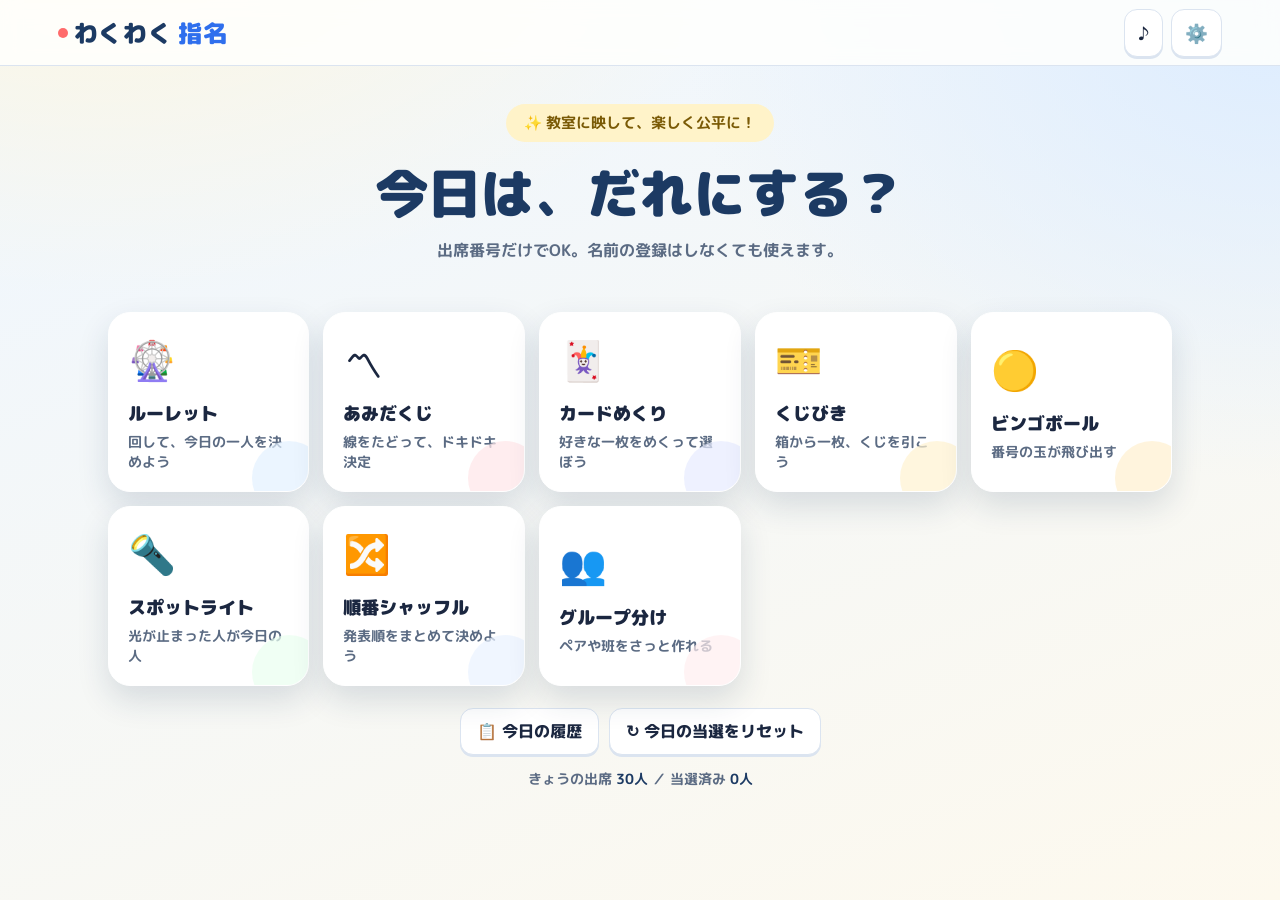
<file: わくわく指名.html>
<!doctype html>
<html lang="ja">
<head>
<meta charset="UTF-8">
<meta name="viewport" content="width=device-width, initial-scale=1, maximum-scale=1">
<title>わくわく指名</title>
<link rel="preconnect" href="https://fonts.googleapis.com">
<link rel="preconnect" href="https://fonts.gstatic.com" crossorigin>
<link href="https://fonts.googleapis.com/css2?family=M+PLUS+Rounded+1c:wght@400;700;800;900&display=swap" rel="stylesheet">
<style>
:root{
  --ink:#1b2740; --sub:#5b6b83; --navy:#1c3a63;
  --blue:#2f6fed; --blue-dark:#1c4fc0;
  --sky:#e3f1ff; --gold:#ffc857; --gold-dark:#dfa315;
  --coral:#ff6b6b; --coral-dark:#e6484f; --mint:#20b287; --violet:#8b7bf0;
  --line:#dbe4f0; --paper:#fffefb;
  --shadow:0 14px 32px rgba(24,48,86,.14);
  --shadow-lg:0 22px 55px rgba(24,48,86,.24);
  --r-lg:26px; --r-md:16px; --r-sm:10px;
}
*{box-sizing:border-box}
html,body{height:100%}
body{
  margin:0;color:var(--ink);
  font-family:"M PLUS Rounded 1c",-apple-system,BlinkMacSystemFont,"Hiragino Kaku Gothic ProN","Yu Gothic",sans-serif;
  background:
    radial-gradient(1200px 700px at 8% -10%, #fff7de 0%, transparent 55%),
    radial-gradient(1000px 800px at 100% 0%, #dcecff 0%, transparent 60%),
    linear-gradient(160deg,#eef6ff,#fdf9ee);
  min-height:100vh;
}
button{font:inherit;color:inherit;border:0;cursor:pointer;background:none}
h1,h2,h3{font-weight:900}
.topbar{height:66px;padding:0 4.5vw;display:flex;align-items:center;justify-content:space-between;background:#fffffdd8;border-bottom:1px solid var(--line);backdrop-filter:blur(10px);position:sticky;top:0;z-index:5}
.brand{font-size:clamp(1.15rem,2.2vw,1.5rem);font-weight:900;color:var(--navy);letter-spacing:.03em;display:flex;align-items:center;gap:6px}
.brand .dot{width:10px;height:10px;border-radius:50%;background:var(--coral);display:inline-block}
.top-actions{display:flex;gap:8px}
.icon-button{background:#fff;border:1px solid var(--line);border-radius:13px;padding:9px 13px;font-size:1.15rem;box-shadow:0 2px 0 var(--line)}
.icon-button:active{transform:translateY(2px);box-shadow:none}
main{max-width:1180px;margin:auto;padding:30px 4.5vw 60px}
.hero{text-align:center;padding:8px 0 24px}
.hero .notice{background:#fff3c9;border-radius:999px;padding:8px 18px;display:inline-flex;gap:8px;color:#7a5a06;font-weight:700;font-size:.92rem}
.hero h1{font-size:clamp(1.9rem,4.6vw,3.3rem);margin:12px 0 6px;color:var(--navy)}
.hero p{color:var(--sub);font-weight:700;margin:0}
.mode-grid{display:grid;grid-template-columns:repeat(auto-fit,minmax(185px,1fr));gap:14px;margin-top:26px}
.mode-card{min-height:158px;padding:19px;border-radius:22px;text-align:left;background:#fff;box-shadow:var(--shadow);position:relative;overflow:hidden;transition:.16s transform,.16s box-shadow;border:1px solid #ffffff}
.mode-card:hover{transform:translateY(-4px);box-shadow:var(--shadow-lg)}
.mode-card:active{transform:translateY(-1px)}
.mode-card .emoji{font-size:2.4rem;display:block;margin-bottom:12px}
.mode-card h2{font-size:1.12rem;margin:0 0 5px}
.mode-card p{margin:0;color:var(--sub);font-size:.85rem;font-weight:700}
.mode-card i.blob{position:absolute;right:-18px;bottom:-24px;width:74px;height:74px;border-radius:50%;background:var(--blob,var(--sky));opacity:.7}
.home-tools{margin-top:22px;display:flex;justify-content:center;gap:10px;flex-wrap:wrap}
.tool-button{border-radius:13px;background:#fff;padding:11px 16px;border:1px solid var(--line);font-weight:800;box-shadow:0 2px 0 var(--line)}
.roster-status{text-align:center;margin-top:14px;color:var(--sub);font-weight:700;font-size:.9rem}
.roster-status b{color:var(--navy)}
.screen{min-height:70vh}
.mode-head{display:flex;align-items:center;gap:16px;justify-content:space-between;margin-bottom:16px;flex-wrap:wrap}
.back{color:var(--blue);font-weight:800;padding:8px 2px}
.mode-head h1{margin:0;font-size:clamp(1.4rem,3vw,2rem);color:var(--navy)}
.setup{background:#fff;border-radius:18px;padding:14px 18px;display:flex;align-items:center;justify-content:center;gap:22px;flex-wrap:wrap;box-shadow:var(--shadow)}
.setup label{font-weight:800;display:flex;align-items:center;gap:8px}
.stepper{display:inline-flex;align-items:center;gap:2px;background:var(--sky);border-radius:12px;padding:3px}
.stepper button{width:32px;height:32px;border-radius:9px;background:#fff;font-weight:900;font-size:1.05rem;box-shadow:0 2px 0 var(--line)}
.stepper span{min-width:30px;text-align:center;font-weight:900}
.switch2{display:inline-flex;align-items:center;gap:8px;cursor:pointer;user-select:none}
.switch2 input{display:none}
.switch2 .track{width:42px;height:24px;border-radius:99px;background:#d7e0ee;position:relative;transition:.15s}
.switch2 .track:before{content:"";position:absolute;width:18px;height:18px;border-radius:50%;background:#fff;top:3px;left:3px;transition:.18s;box-shadow:0 1px 3px rgba(0,0,0,.3)}
.switch2 input:checked + .track{background:var(--blue)}
.switch2 input:checked + .track:before{left:21px}
.stage{margin-top:20px;min-height:420px;padding:22px;background:#fff;border-radius:26px;box-shadow:var(--shadow);display:flex;align-items:center;justify-content:center;flex-direction:column;overflow:hidden;position:relative}
.action{margin-top:18px;background:var(--blue);color:#fff;border-radius:16px;padding:15px 36px;font-weight:900;font-size:1.15rem;box-shadow:0 5px 0 var(--blue-dark);display:block;margin-left:auto;margin-right:auto}
.action:active{transform:translateY(5px);box-shadow:none}
.action[disabled]{opacity:.5;pointer-events:none}
.hint{color:var(--sub);font-weight:700;text-align:center}

/* result */
.result{text-align:center;animation:pop .4s cubic-bezier(.2,1.5,.4,1)}
.result .label{color:var(--sub);font-weight:800;font-size:1.05rem}
.result .winner-chip{display:inline-flex;align-items:center;gap:10px;font-size:clamp(2.2rem,6.4vw,4.2rem);font-weight:900;margin:14px 8px;color:var(--navy);background:linear-gradient(135deg,#fff,#fff8dd);border-radius:26px;padding:10px 30px;box-shadow:0 10px 0 var(--gold-dark),var(--shadow)}
.result .winner-chip small{font-size:.4em;color:#fff;background:var(--coral);border-radius:8px;padding:3px 9px;margin-right:6px}
@keyframes pop{0%{transform:scale(.55) rotate(-4deg);opacity:0}70%{transform:scale(1.06) rotate(1deg)}100%{transform:scale(1) rotate(0);opacity:1}}

/* confetti */
.confetti-piece{position:absolute;top:-12px;width:9px;height:14px;opacity:0;border-radius:2px;animation:fall linear forwards}
@keyframes fall{0%{opacity:1;transform:translateY(0) rotate(0deg)}100%{opacity:.95;transform:translateY(420px) rotate(540deg)}}

/* roulette */
.wheel-wrap{position:relative;width:min(78vw,440px)}
.wheel-wrap:before{content:"";position:absolute;top:-14px;left:calc(50% - 17px);width:0;height:0;border-left:17px solid transparent;border-right:17px solid transparent;border-top:26px solid var(--coral);z-index:3;filter:drop-shadow(0 3px 2px rgba(0,0,0,.25))}
.wheel{width:100%;aspect-ratio:1;border-radius:50%;position:relative;box-shadow:0 0 0 10px #fff,0 0 0 14px var(--navy),var(--shadow-lg);transition:transform 4.4s cubic-bezier(.13,.7,.1,1)}
.wheel svg{width:100%;height:100%;display:block;border-radius:50%}
.wheel-hub{position:absolute;top:50%;left:50%;transform:translate(-50%,-50%);width:19%;aspect-ratio:1;background:#fff;border-radius:50%;box-shadow:0 3px 10px rgba(0,0,0,.25);display:flex;align-items:center;justify-content:center;font-size:1.6rem}

/* cards / tickets */
.cards{display:grid;grid-template-columns:repeat(auto-fit,minmax(96px,1fr));gap:13px;width:100%;max-width:780px;perspective:800px}
.draw-card{aspect-ratio:3/4;position:relative;transform-style:preserve-3d;transition:transform .55s cubic-bezier(.3,.9,.3,1)}
.draw-card .face{position:absolute;inset:0;border-radius:14px;backface-visibility:hidden;display:flex;align-items:center;justify-content:center;font-weight:900}
.draw-card .front{background:linear-gradient(145deg,#2f6fed,#8db4ff);color:#fff;font-size:1.9rem;box-shadow:0 6px 0 var(--blue-dark)}
.draw-card .front:after{content:"✦";position:absolute;font-size:1.1rem;opacity:.55}
.draw-card .back{background:#fff;color:var(--navy);font-size:1.5rem;transform:rotateY(180deg);box-shadow:inset 0 0 0 3px var(--gold),0 4px 0 var(--gold-dark);flex-direction:column;gap:2px}
.draw-card .back small{font-size:.55em;color:var(--coral);font-weight:800}
.draw-card.open{transform:rotateY(180deg)}
.draw-card.picked-glow .back{box-shadow:inset 0 0 0 3px var(--gold),0 0 0 7px #ffe9a6,0 6px 24px rgba(255,200,60,.7)}
.draw-card:not(.open):not(.disabled):hover .front{filter:brightness(1.08)}
.draw-card.disabled{opacity:.35;pointer-events:none}

/* lottery box */
.lottery-stage{display:flex;flex-direction:column;align-items:center;gap:14px}
.lot-box{font-size:6rem;transition:transform .1s}
.lot-box.shake{animation:shake .55s ease}
@keyframes shake{0%,100%{transform:rotate(0)}20%{transform:rotate(-9deg)}40%{transform:rotate(8deg)}60%{transform:rotate(-6deg)}80%{transform:rotate(5deg)}}
.tickets{display:flex;gap:-8px;justify-content:center;flex-wrap:wrap}
.ticket{width:64px;height:96px;margin-left:-18px;background:linear-gradient(160deg,#fff,#fff3d6);border-radius:8px 8px 4px 4px;box-shadow:0 5px 12px rgba(0,0,0,.18),inset 0 0 0 2px #f2d98a;display:flex;align-items:flex-end;justify-content:center;padding-bottom:8px;font-weight:900;color:var(--navy);transform-origin:bottom center;transition:.35s;position:relative}
.ticket:first-child{margin-left:0}
.ticket:nth-child(odd){transform:rotate(-6deg)}
.ticket:nth-child(even){transform:rotate(5deg)}
.ticket.drawn{transform:translateY(-46px) rotate(0) scale(1.12);z-index:4;box-shadow:0 14px 26px rgba(0,0,0,.25),inset 0 0 0 2px var(--gold)}
.ticket .num{opacity:0}
.ticket.drawn .num{opacity:1}

/* ladder / amidakuji */
.ladder-wrap{width:100%;overflow-x:auto;padding-bottom:6px}
.ladder-svg{display:block;margin:0 auto}
.ladder-lane-label{font-size:12px;font-weight:900;fill:var(--navy)}
.ladder-goal{font-size:13px;font-weight:900}

/* bingo */
.bingo-stage{display:flex;flex-direction:column;align-items:center;gap:16px}
.cage{width:150px;height:150px;border-radius:50%;background:radial-gradient(circle at 32% 28%,#fff,#dfeeff 55%,#bcd8f7 80%);box-shadow:inset 0 0 0 8px #fff,0 10px 24px rgba(20,60,110,.25);display:flex;align-items:center;justify-content:center;position:relative;overflow:hidden}
.cage.spin .reel{animation:reel .09s linear infinite}
@keyframes reel{0%{transform:translateY(0)}100%{transform:translateY(-14px)}}
.reel{font-size:2.6rem;font-weight:900;color:var(--navy)}
.tray{display:flex;gap:10px;flex-wrap:wrap;justify-content:center;min-height:64px}
.ball{width:56px;height:56px;border-radius:50%;background:radial-gradient(circle at 32% 27%,#fff,#ffe36e 32%,#f2a417 78%);display:grid;place-items:center;font-size:1.15rem;font-weight:900;color:#684100;box-shadow:0 6px 0 #cd8c0a;animation:drop .4s cubic-bezier(.3,1.6,.4,1)}
@keyframes drop{0%{transform:translateY(-60px) scale(.6);opacity:0}100%{transform:translateY(0) scale(1);opacity:1}}

/* spotlight */
.spot-field{position:relative;width:100%}
.spot-grid{display:grid;grid-template-columns:repeat(auto-fit,minmax(108px,1fr));width:100%;gap:11px;position:relative;z-index:1}
.person-tile{padding:24px 8px;border-radius:16px;text-align:center;font-weight:900;background:#eef5fb;transition:.25s;position:relative}
.person-tile.lit{background:#fff6bd;box-shadow:0 0 0 5px #ffe066,0 0 40px 6px #ffe066aa}
.spot-field.dim .person-tile:not(.lit){filter:brightness(.6)}
.person-tile .no{color:var(--blue);font-size:.75rem;display:block}

/* order + groups */
.order-list{width:min(640px,100%);display:grid;grid-template-columns:repeat(auto-fit,minmax(118px,1fr));gap:10px}
.order-item{background:#edf7ff;border-radius:13px;padding:12px;font-weight:900;opacity:0;transform:translateY(14px) scale(.9);animation:riseIn .4s forwards}
.order-item .badge{display:inline-block;background:var(--blue);color:#fff;border-radius:8px;padding:1px 8px;margin-right:6px;font-size:.85em}
@keyframes riseIn{to{opacity:1;transform:none}}
.group-list{display:grid;grid-template-columns:repeat(auto-fit,minmax(175px,1fr));gap:15px;width:100%;max-width:880px}
.group{border-radius:18px;padding:14px;background:#f0f7ff;border-top:7px solid var(--blue);opacity:0;animation:riseIn .4s forwards}
.group:nth-child(3n+2){border-color:var(--coral);background:#fff1f2}
.group:nth-child(3n){border-color:var(--mint);background:#effaf5}
.group h3{margin:0 0 8px;font-size:1rem}
.group p{margin:6px 0;font-weight:800}

/* dialogs */
dialog{width:min(760px,94vw);border:0;border-radius:22px;padding:0;box-shadow:0 20px 60px rgba(20,35,60,.4)}
dialog::backdrop{background:rgba(20,35,60,.5)}
.dialog-body{padding:22px}
.dialog-head{display:flex;justify-content:space-between;align-items:center}
.dialog-head h2{margin:0;color:var(--navy)}
.close{font-size:1.7rem;line-height:1}
.settings-row{display:flex;align-items:center;justify-content:space-between;gap:14px;flex-wrap:wrap;background:var(--sky);border-radius:14px;padding:12px 16px;margin:14px 0}
.settings-row .lbl{font-weight:800}
#numGrid{display:grid;grid-template-columns:repeat(auto-fill,minmax(56px,1fr));gap:8px;max-height:38vh;overflow:auto;margin:14px 0;padding:4px}
.chip{position:relative;border-radius:12px;background:#f2f6fb;border:2px solid var(--line);padding:9px 4px 7px;text-align:center;font-weight:900;min-height:52px;display:flex;flex-direction:column;align-items:center;justify-content:center;gap:1px}
.chip .nm{font-size:.62rem;font-weight:800;color:var(--sub);max-width:100%;overflow:hidden;text-overflow:ellipsis;white-space:nowrap}
.chip.absent{background:#f2f2f2;border-color:#e3e3e3;color:#b6b6be;text-decoration:line-through}
.chip .pencil{position:absolute;top:-6px;right:-6px;width:20px;height:20px;border-radius:50%;background:#fff;border:1px solid var(--line);font-size:.62rem;display:flex;align-items:center;justify-content:center;box-shadow:0 1px 3px rgba(0,0,0,.2)}
.dialog-actions{display:flex;gap:10px;justify-content:flex-end;flex-wrap:wrap;margin-top:10px}
.secondary{padding:11px 15px;border-radius:11px;background:#edf2f7;font-weight:800}
.primary{padding:11px 17px;border-radius:11px;background:var(--blue);color:#fff;font-weight:900}
.history-item{border-bottom:1px solid var(--line);padding:10px 0;font-weight:700}
.history-item span{color:var(--sub);font-weight:800;font-size:.85rem}
.empty{color:var(--sub);font-weight:700;text-align:center;padding:25px}

@media(max-width:600px){
  .topbar{padding:0 15px}
  .stage{padding:16px 10px}
  .mode-head{align-items:flex-start;flex-direction:column;gap:4px}
  .wheel-wrap{width:82vw}
  .mode-grid{grid-template-columns:repeat(2,minmax(0,1fr))}
  .mode-card{min-height:140px;padding:14px}
  .mode-card .emoji{font-size:2rem}
}
@media(prefers-reduced-motion:reduce){
  *{animation-duration:.001s !important;transition-duration:.001s !important}
}
</style>
</head>
<body>
<div class="topbar">
  <div class="brand"><span class="dot"></span>わくわく<span style="color:var(--blue)">指名</span></div>
  <div class="top-actions">
    <button class="icon-button" id="soundButton" title="音">♪</button>
    <button class="icon-button" id="settingsButton" title="出席番号の設定">⚙️</button>
  </div>
</div>
<main><div id="app"></div></main>
<dialog id="settingsDialog"></dialog>
<dialog id="historyDialog"></dialog>
<script>
const KEY='wakuwaku-shimei-v2';
const app=document.querySelector('#app'), settingsDlg=document.querySelector('#settingsDialog'), historyDlg=document.querySelector('#historyDialog');

const modes={
  roulette:{emoji:'🎡',name:'ルーレット',desc:'回して、今日の一人を決めよう',blob:'var(--sky)'},
  ladder:{emoji:'〽️',name:'あみだくじ',desc:'線をたどって、ドキドキ決定',blob:'#ffe6e8'},
  cards:{emoji:'🃏',name:'カードめくり',desc:'好きな一枚をめくって選ぼう',blob:'#e7ecff'},
  lottery:{emoji:'🎫',name:'くじびき',desc:'箱から一枚、くじを引こう',blob:'#fff3d0'},
  bingo:{emoji:'🟡',name:'ビンゴボール',desc:'番号の玉が飛び出す',blob:'#fff0cf'},
  spot:{emoji:'🔦',name:'スポットライト',desc:'光が止まった人が今日の人',blob:'#eafff0'},
  order:{emoji:'🔀',name:'順番シャッフル',desc:'発表順をまとめて決めよう',blob:'#eaf3ff'},
  groups:{emoji:'👥',name:'グループ分け',desc:'ペアや班をさっと作れる',blob:'#ffeef0'}
};

/* ---------- data & migration ---------- */
function loadData(){
  const raw=localStorage.getItem(KEY);
  if(raw){ try{return JSON.parse(raw)}catch(e){} }
  const old=localStorage.getItem('wakuwaku-shimei-v1');
  if(old){
    try{
      const o=JSON.parse(old);
      const names={}, absent=[];
      (o.roster||[]).forEach(p=>{ if(p.name && p.name.trim()) names[p.no]=p.name.trim(); else absent.push(p.no); });
      const migrated={total:(o.roster||[]).length||30, names, absent, useNames:Object.keys(names).length>0, picked:o.picked||[], history:o.history||[], sound:o.sound!==false};
      localStorage.setItem(KEY,JSON.stringify(migrated));
      return migrated;
    }catch(e){}
  }
  return {total:30, names:{}, absent:[], useNames:false, picked:[], history:[], sound:true};
}
let data=loadData();
function save(){localStorage.setItem(KEY,JSON.stringify(data))}
function esc(s){return String(s).replace(/[&<>'"]/g,c=>({'&':'&amp;','<':'&lt;','>':'&gt;',"'":'&#39;','"':'&quot;'}[c]))}
function shuffle(a){return [...a].sort(()=>Math.random()-.5)}
function rand(min,max){return Math.random()*(max-min)+min}

function activeList(){
  const out=[];
  for(let i=1;i<=data.total;i++){ if(!data.absent.includes(i)) out.push({no:i,name:data.names[i]||''}); }
  return out;
}
function candidates(fair=true){
  const all=activeList();
  const unpicked=all.filter(p=>!data.picked.includes(p.no));
  return (fair && unpicked.length) ? unpicked : all;
}
function shortLabel(p){ return (data.useNames && p.name) ? esc(p.name) : `${p.no}`; }
function record(id,arr){
  arr.forEach(p=>{ if(!data.picked.includes(p.no)) data.picked.push(p.no); });
  data.history.unshift({time:new Date().toLocaleTimeString('ja-JP',{hour:'2-digit',minute:'2-digit'}),mode:modes[id].name,names:arr.map(p=>data.useNames&&p.name?`${p.no}番 ${p.name}`:`${p.no}番`)});
  save();
}

/* ---------- sound ---------- */
let actx=null;
function ac(){ if(!data.sound) return null; if(!actx){ try{actx=new (window.AudioContext||window.webkitAudioContext)()}catch(e){return null} } return actx; }
function tone(freq,dur,type='sine',gain=.06,delay=0){
  const c=ac(); if(!c) return;
  const t0=c.currentTime+delay;
  const o=c.createOscillator(), g=c.createGain();
  o.type=type; o.frequency.setValueAtTime(freq,t0);
  g.gain.setValueAtTime(0,t0);
  g.gain.linearRampToValueAtTime(gain,t0+.012);
  g.gain.exponentialRampToValueAtTime(.0008,t0+dur);
  o.connect(g).connect(c.destination);
  o.start(t0); o.stop(t0+dur+.02);
}
function tick(){ tone(760,.05,'square',.045) }
function fanfare(){ [523,659,784,1046].forEach((f,i)=>tone(f,.32,'triangle',.07,i*.09)) }
function whoosh(){ const c=ac(); if(!c) return; const t0=c.currentTime; const o=c.createOscillator(),g=c.createGain(); o.type='sawtooth'; o.frequency.setValueAtTime(90,t0); o.frequency.exponentialRampToValueAtTime(340,t0+.5); g.gain.setValueAtTime(.05,t0); g.gain.exponentialRampToValueAtTime(.001,t0+.5); o.connect(g).connect(c.destination); o.start(t0); o.stop(t0+.52) }

/* ---------- confetti ---------- */
function confetti(container,n=26){
  const colors=['#2f6fed','#ff6b6b','#ffc857','#20b287','#8b7bf0'];
  for(let i=0;i<n;i++){
    const el=document.createElement('div');
    el.className='confetti-piece';
    el.style.left=rand(4,96)+'%';
    el.style.background=colors[i%colors.length];
    el.style.animationDuration=rand(.9,1.6)+'s';
    el.style.animationDelay=rand(0,.35)+'s';
    el.style.transform=`rotate(${rand(0,360)}deg)`;
    container.appendChild(el);
    setTimeout(()=>el.remove(),2200);
  }
}

/* ---------- home ---------- */
function statusLine(){
  const all=activeList();
  return `<div class="roster-status">きょうの出席 <b>${all.length}人</b> ／ 当選済み <b>${data.picked.filter(no=>all.some(p=>p.no===no)).length}人</b></div>`;
}
function home(){
  app.innerHTML=`
  <section class="hero">
    <div class="notice">✨ 教室に映して、楽しく公平に！</div>
    <h1>今日は、だれにする？</h1>
    <p>出席番号だけでOK。名前の登録はしなくても使えます。</p>
  </section>
  <section class="mode-grid">
    ${Object.entries(modes).map(([id,m])=>`<button class="mode-card" data-mode="${id}" style="--blob:${m.blob}"><span class="emoji">${m.emoji}</span><h2>${m.name}</h2><p>${m.desc}</p><i class="blob"></i></button>`).join('')}
  </section>
  <div class="home-tools">
    <button class="tool-button" id="historyOpen">📋 今日の履歴</button>
    <button class="tool-button" id="resetPicked">↻ 今日の当選をリセット</button>
  </div>
  ${statusLine()}`;
  document.querySelectorAll('[data-mode]').forEach(b=>b.onclick=()=>showMode(b.dataset.mode));
  document.querySelector('#historyOpen').onclick=showHistory;
  document.querySelector('#resetPicked').onclick=()=>{ if(confirm('今日の当選済み記録をリセットしますか？')){ data.picked=[]; save(); home(); } };
}

/* ---------- mode screen shell ---------- */
function showMode(id){
  const m=modes[id], people=activeList();
  if(!people.length){ openSettings(); return; }
  app.innerHTML=`
  <section class="screen">
    <div class="mode-head">
      <button class="back" id="back">← えらび方にもどる</button>
      <h1>${m.emoji} ${m.name}</h1>
      <span></span>
    </div>
    <div class="setup">
      <label>選ぶ人数
        <span class="stepper">
          <button id="cMinus" type="button">－</button>
          <span id="cVal">1</span>
          <button id="cPlus" type="button">＋</button>
        </span>
      </label>
      <label class="switch2"><input type="checkbox" id="fair" checked><span class="track"></span>まだ当たっていない人を優先</label>
    </div>
    <div id="stage" class="stage"></div>
    <button id="start" class="action">スタート！</button>
  </section>`;
  document.querySelector('#back').onclick=home;
  let count=1;
  const cVal=document.querySelector('#cVal');
  const maxCount=()=>Math.max(1,Math.min(8,activeList().length));
  document.querySelector('#cMinus').onclick=()=>{ count=Math.max(1,count-1); cVal.textContent=count; };
  document.querySelector('#cPlus').onclick=()=>{ count=Math.min(maxCount(),count+1); cVal.textContent=count; };
  renderStage(id,people);
  document.querySelector('#fair').onchange=()=>renderStage(id,activeList());
  document.querySelector('#start').onclick=()=>{
    renderStage(id,activeList());
    document.querySelector('#start').textContent='スタート！';
    run(id,()=>count,()=>document.querySelector('#fair').checked);
  };
}

function renderStage(id,people){
  const stage=document.querySelector('#stage');
  if(id==='roulette'){
    stage.innerHTML='<div class="wheel-wrap"><div class="wheel" id="wheel"></div><div class="wheel-hub">🎯</div></div>';
    drawWheel(candidatesForStage());
  } else if(id==='cards'){
    const pool=shuffle(candidatesForStage());
    stage.innerHTML=`<div class="cards" id="cards">${pool.map(p=>`<div class="draw-card" data-no="${p.no}"><div class="face front">?</div><div class="face back"><small>${p.no}番</small>${shortLabel(p)}</div></div>`).join('')}</div><p class="hint">好きなカードを${1}枚えらぼう（複数選ぶときは続けてめくれます）</p>`;
  } else if(id==='lottery'){
    const pool=shuffle(candidatesForStage());
    stage.innerHTML=`<div class="lottery-stage"><div class="lot-box" id="lotBox">🎁</div><div class="tickets" id="tickets">${pool.map(p=>`<div class="ticket" data-no="${p.no}"><span class="num">${p.no}</span></div>`).join('')}</div><p class="hint">「スタート」で箱をゆらして、くじを引こう</p></div>`;
  } else if(id==='ladder'){
    buildAndDrawLadder();
  } else if(id==='bingo'){
    stage.innerHTML=`<div class="bingo-stage"><div class="cage" id="cage"><div class="reel" id="reel">?</div></div><div class="tray" id="tray"></div><p class="hint">玉が飛び出すよ！</p></div>`;
  } else if(id==='spot'){
    const pool=candidatesForStage();
    stage.innerHTML=`<div class="spot-field" id="spotField"><div class="spot-grid" id="spots">${pool.map(p=>`<div class="person-tile" data-no="${p.no}"><span class="no">${p.no}番</span>${data.useNames&&p.name?esc(p.name):''}</div>`).join('')}</div></div>`;
  } else if(id==='order'){
    stage.innerHTML='<p class="hint">全員の発表順をシャッフルします。</p>';
  } else {
    stage.innerHTML='<p class="hint">人数を選んで、グループを作ろう。</p>';
  }
}
function candidatesForStage(){
  const fairEl=document.querySelector('#fair');
  return candidates(fairEl?fairEl.checked:true);
}

/* ---------- roulette ---------- */
function drawWheel(people){
  const wheel=document.querySelector('#wheel'); if(!wheel) return;
  const n=people.length;
  const colors=['#ff9a8d','#ffd467','#8cd4b5','#8ec8ff','#b9a6ff','#ff9fb7'];
  const seg=360/n;
  let svg=`<svg viewBox="0 0 200 200">`;
  for(let i=0;i<n;i++){
    const a0=(i*seg-90)*Math.PI/180, a1=((i+1)*seg-90)*Math.PI/180;
    const x0=100+96*Math.cos(a0), y0=100+96*Math.sin(a0);
    const x1=100+96*Math.cos(a1), y1=100+96*Math.sin(a1);
    const large=seg>180?1:0;
    svg+=`<path d="M100,100 L${x0.toFixed(2)},${y0.toFixed(2)} A96,96 0 ${large} 1 ${x1.toFixed(2)},${y1.toFixed(2)} Z" fill="${colors[i%colors.length]}" stroke="#fff" stroke-width="1.5"/>`;
    const mid=(a0+a1)/2, lx=100+64*Math.cos(mid), ly=100+64*Math.sin(mid);
    svg+=`<text x="${lx.toFixed(2)}" y="${ly.toFixed(2)}" class="ladder-lane-label" text-anchor="middle" dominant-baseline="middle" transform="rotate(${(i*seg+seg/2)},${lx.toFixed(2)},${ly.toFixed(2)})">${esc(shortLabel(people[i]))}</text>`;
  }
  svg+=`</svg>`;
  wheel.innerHTML=svg;
  wheel.dataset.seg=seg;
  wheel.style.transition='none';
  wheel.style.transform='rotate(0deg)';
  void wheel.offsetWidth;
  wheel.style.transition='';
}
function runRoulette(count,fair){
  const stage=document.querySelector('#stage'), wheel=document.querySelector('#wheel');
  const winners=[];
  const spinOnce=()=>{
    const pool=candidates(fair).filter(p=>!winners.some(w=>w.no===p.no));
    if(!pool.length || winners.length>=count){ finish(); return; }
    drawWheel(pool);
    const seg=360/pool.length;
    const winnerIdx=Math.floor(Math.random()*pool.length);
    const winnerObj=pool[winnerIdx];
    const targetCenter=winnerIdx*seg+seg/2;
    const spins=5+Math.floor(Math.random()*3);
    const finalRotation=spins*360 + (360-targetCenter) + rand(-seg*0.28,seg*0.28);
    whoosh();
    const tickTimer=setInterval(tick,140);
    requestAnimationFrame(()=>requestAnimationFrame(()=>{
      wheel.style.transform=`rotate(${finalRotation}deg)`;
    }));
    wheel.addEventListener('transitionend',function done(){
      wheel.removeEventListener('transitionend',done);
      clearInterval(tickTimer);
      winners.push(winnerObj);
      if(winners.length<count) setTimeout(spinOnce,650);
      else finish();
    },{once:true});
  };
  function finish(){ record('roulette',winners); result(stage,winners,'ルーレットの結果は…'); }
  spinOnce();
}

/* ---------- selection helper ---------- */
function selectedWinners(n,fair){
  const list=shuffle(candidates(fair));
  return list.slice(0,Math.min(n,list.length));
}
function result(stage,arr,caption='今日の人は…'){
  stage.innerHTML=`<div class="result"><div class="label">${caption}</div><div>${arr.map(p=>`<span class="winner-chip"><small>${p.no}番</small>${shortLabel(p)}</span>`).join('')}</div><div class="hint">拍手で応援しよう！</div></div>`;
  confetti(stage,Math.min(50,20+arr.length*8));
  fanfare();
  const startBtn=document.querySelector('#start');
  if(startBtn){ startBtn.textContent='もう一度'; startBtn.disabled=false; }
}

/* ---------- ladder / amidakuji ---------- */
let ladderState=null;
function buildLadderPerm(n,rows){
  const rungs=[];
  for(let r=0;r<rows;r++){
    const row=new Array(n-1).fill(false);
    let j=0;
    while(j<n-1){ if(Math.random()<0.35){row[j]=true;j+=2;} else j+=1; }
    rungs.push(row);
  }
  const perm=[];
  for(let start=0;start<n;start++){
    let pos=start;
    for(const row of rungs){ if(row[pos]) pos+=1; else if(pos>0 && row[pos-1]) pos-=1; }
    perm.push(pos);
  }
  return {rungs,perm};
}
function buildAndDrawLadder(){
  const stage=document.querySelector('#stage');
  const pool=candidatesForStage();
  const n=Math.min(pool.length, 14);
  const shown=shuffle(pool).slice(0,n);
  const rows=Math.max(8,Math.min(16,Math.ceil(n*0.9)));
  const {rungs,perm}=buildLadderPerm(n,rows);
  ladderState={shown,rungs,perm,n,rows,goals:[]};
  drawLadderSVG(stage,ladderState,[],[]);
}
function drawLadderSVG(stage,state,litOrigins,goalSlots){
  const {shown,rungs,n,rows}=state;
  const laneW=54, padTop=34, padBottom=34, rowH=22;
  const w=laneW*n+20, h=padTop+rows*rowH+padBottom;
  let svg=`<div class="ladder-wrap"><svg class="ladder-svg" id="ladderSvg" width="${w}" height="${h}" viewBox="0 0 ${w} ${h}">`;
  for(let i=0;i<n;i++){
    const x=20+i*laneW+laneW/2;
    svg+=`<text x="${x}" y="16" class="ladder-lane-label" text-anchor="middle">${esc(shortLabel(shown[i]))}</text>`;
    svg+=`<line x1="${x}" y1="${padTop}" x2="${x}" y2="${padTop+rows*rowH}" stroke="#c8d6e8" stroke-width="3" id="lane-${i}"/>`;
    const isGoal=goalSlots.includes(i);
    svg+=`<text x="${x}" y="${h-10}" text-anchor="middle" class="ladder-goal" fill="${isGoal?'#e6484f':'#9aa8bc'}">${isGoal?'★':'・'}</text>`;
  }
  for(let r=0;r<rows;r++){
    const y=padTop+r*rowH+rowH/2;
    rungs[r].forEach((on,j)=>{
      if(on){
        const x1=20+j*laneW+laneW/2, x2=20+(j+1)*laneW+laneW/2;
        svg+=`<line x1="${x1}" y1="${y}" x2="${x2}" y2="${y}" stroke="#c8d6e8" stroke-width="3"/>`;
      }
    });
  }
  litOrigins.forEach((i,idx)=>{
    svg+=`<circle class="ladder-token" data-origin="${i}" cx="${20+i*laneW+laneW/2}" cy="${padTop}" r="8" fill="${['#2f6fed','#ff6b6b','#20b287','#ffc857','#8b7bf0'][idx%5]}"/>`;
  });
  svg+=`</svg></div>`;
  stage.innerHTML=svg;
}
function runLadder(count){
  const stage=document.querySelector('#stage');
  const state=ladderState;
  if(!state) return;
  const {shown,perm,n,rows}=state;
  const k=Math.min(count,n);
  const goalSlots=shuffle([...Array(n).keys()]).slice(0,k);
  const origins=goalSlots.map(g=>perm.indexOf(g));
  drawLadderSVG(stage,state,origins,goalSlots);
  const laneW=54, padTop=34, rowH=22;
  const tokens=[...stage.querySelectorAll('.ladder-token')];
  const duration=state.rows*140;
  tokens.forEach((tok,idx)=>{
    const origin=+tok.dataset.origin;
    let pos=origin;
    let step=0;
    const timer=setInterval(()=>{
      if(step>=rows){ clearInterval(timer); return; }
      const row=state.rungs[step];
      if(row[pos]) pos+=1; else if(pos>0 && row[pos-1]) pos-=1;
      const x=20+pos*laneW+laneW/2, y=padTop+(step+1)*rowH;
      tok.setAttribute('cx',x); tok.setAttribute('cy',y);
      tick();
      step++;
    },140);
  });
  whoosh();
  setTimeout(()=>{
    const winners=goalSlots.map(g=>shown[perm.indexOf(g)]);
    record('ladder',winners);
    result(stage,winners,'あみだの行き先は…');
  },duration+260);
}

/* ---------- generic run dispatcher ---------- */
function run(id,getCount,getFair){
  const count=getCount(), fair=getFair();
  const stage=document.querySelector('#stage');
  const startBtn=document.querySelector('#start');
  if(id==='roulette'){ startBtn.disabled=true; runRoulette(count,fair); return; }
  if(id==='ladder'){ startBtn.disabled=true; runLadder(count); return; }
  if(id==='groups'){
    const people=activeList();
    const size=count===1?2:count;
    const groups=[];
    shuffle(people).forEach((p,i)=>{ (groups[i%Math.ceil(people.length/size)]??=[]).push(p); });
    stage.innerHTML=`<div class="group-list">${groups.map((g,i)=>`<div class="group" style="animation-delay:${i*.08}s"><h3>${i+1}グループ</h3>${g.map(p=>`<p>${p.no}番 ${data.useNames&&p.name?esc(p.name):''}</p>`).join('')}</div>`).join('')}</div>`;
    record('groups',people);
    tone(700,.12,'triangle',.05);
    startBtn.textContent='もう一度わける';
    return;
  }
  if(id==='order'){
    const arr=shuffle(activeList());
    stage.innerHTML=`<div class="order-list">${arr.map((p,i)=>`<div class="order-item" style="animation-delay:${i*.06}s"><span class="badge">${i+1}</span>${p.no}番${data.useNames&&p.name?' '+esc(p.name):''}</div>`).join('')}</div>`;
    record('order',arr);
    tone(700,.12,'triangle',.05);
    startBtn.textContent='もう一度シャッフル';
    return;
  }
  if(id==='cards'){
    startBtn.style.display='none';
    const pool=candidatesForStage();
    const need=count;
    let taken=0;
    const winners=[];
    document.querySelectorAll('.draw-card').forEach(card=>{
      card.onclick=()=>{
        if(card.classList.contains('open')) return;
        const no=+card.dataset.no, p=pool.find(x=>x.no===no);
        card.classList.add('open');
        setTimeout(()=>card.classList.add('picked-glow'),550);
        tone(880,.14,'triangle',.06);
        winners.push(p); taken++;
        document.querySelectorAll('.draw-card:not(.open)').forEach(c=>{ if(taken>=need) c.classList.add('disabled'); });
        if(taken>=need){
          setTimeout(()=>{ record('cards',winners); result(stage,winners,'めくれたのは…'); startBtn.style.display=''; },650);
        }
      };
    });
    return;
  }
  if(id==='lottery'){
    const box=document.querySelector('#lotBox');
    box.classList.add('shake');
    startBtn.disabled=true;
    setTimeout(()=>{
      box.classList.remove('shake');
      const pool=candidatesForStage();
      const winners=selectedWinners(count,fair);
      const tickets=[...document.querySelectorAll('.ticket')];
      let i=0;
      const seq=()=>{
        if(i>=winners.length){ record('lottery',winners); setTimeout(()=>result(stage,winners,'くじの結果は…'),300); return; }
        const t=tickets.find(el=>+el.dataset.no===winners[i].no);
        if(t) t.classList.add('drawn');
        tone(900,.12,'triangle',.05);
        i++;
        setTimeout(seq,420);
      };
      seq();
    },560);
    return;
  }
  if(id==='bingo'){
    const cage=document.querySelector('#cage'), reel=document.querySelector('#reel'), tray=document.querySelector('#tray');
    const pool=candidatesForStage();
    const winners=selectedWinners(count,fair);
    startBtn.disabled=true;
    let wi=0;
    const drawOne=()=>{
      cage.classList.add('spin');
      let i=0;
      const spin=setInterval(()=>{ reel.textContent=pool[i++%pool.length].no; },80);
      setTimeout(()=>{
        clearInterval(spin);
        cage.classList.remove('spin');
        reel.textContent=winners[wi].no;
        tone(1000,.15,'triangle',.06);
        const b=document.createElement('div'); b.className='ball'; b.textContent=winners[wi].no; tray.appendChild(b);
        wi++;
        if(wi<winners.length) setTimeout(drawOne,500);
        else setTimeout(()=>{ record('bingo',winners); result(stage,winners,'出てきた番号は…'); },700);
      },1500);
    };
    drawOne();
    return;
  }
  if(id==='spot'){
    const field=document.querySelector('#spotField');
    const pool=candidatesForStage();
    const winners=selectedWinners(count,fair);
    startBtn.disabled=true;
    field.classList.add('dim');
    let wi=0;
    const sweepOne=(cb)=>{
      const tiles=[...field.querySelectorAll('.person-tile')];
      const targetNo=winners[wi].no;
      const targetIdx=pool.findIndex(p=>p.no===targetNo);
      const totalSteps=pool.length*2+targetIdx+3;
      let step=0;
      let delay=60;
      const sweep=()=>{
        tiles.forEach(t=>t.classList.remove('lit'));
        const idx=step%pool.length;
        tiles[idx].classList.add('lit');
        tick();
        step++;
        if(step<totalSteps){ delay*=1.045; setTimeout(sweep,delay); }
        else{ tiles.forEach(t=>t.classList.remove('lit')); const win=field.querySelector(`.person-tile[data-no="${targetNo}"]`); win.classList.add('lit'); cb(); }
      };
      sweep();
    };
    const seq=()=>{
      if(wi>=winners.length){ record('spot',winners); setTimeout(()=>result(stage,winners,'スポットが止まったのは…'),400); return; }
      sweepOne(()=>{ wi++; setTimeout(seq,450); });
    };
    seq();
    return;
  }
}

/* ---------- settings ---------- */
function openSettings(){
  settingsDlg.innerHTML=`
  <div class="dialog-body">
    <div class="dialog-head"><h2>出席番号の設定</h2><button class="close" id="closeSettings">×</button></div>
    <p class="hint" style="text-align:left">人数を決めたら、お休みの子の番号をタップして外すだけ。名前の入力は必須ではありません。</p>
    <div class="settings-row">
      <span class="lbl">クラスの人数</span>
      <span class="stepper">
        <button id="tMinus" type="button">－</button>
        <span id="tVal">${data.total}</span>
        <button id="tPlus" type="button">＋</button>
      </span>
    </div>
    <div class="settings-row">
      <label class="switch2"><input type="checkbox" id="useNames" ${data.useNames?'checked':''}><span class="track"></span>名前も表示する（にんい）</label>
    </div>
    <div id="numGrid"></div>
    <div class="dialog-actions">
      <button class="secondary" id="allPresent">全員出席にする</button>
    </div>
  </div>`;
  settingsDlg.showModal();
  renderGrid();
  document.querySelector('#closeSettings').onclick=()=>{ settingsDlg.close(); home(); };
  document.querySelector('#tMinus').onclick=()=>{ if(data.total>1){ data.total--; data.absent=data.absent.filter(n=>n<=data.total); save(); document.querySelector('#tVal').textContent=data.total; renderGrid(); } };
  document.querySelector('#tPlus').onclick=()=>{ if(data.total<40){ data.total++; save(); document.querySelector('#tVal').textContent=data.total; renderGrid(); } };
  document.querySelector('#useNames').onchange=(e)=>{ data.useNames=e.target.checked; save(); renderGrid(); };
  document.querySelector('#allPresent').onclick=()=>{ data.absent=[]; save(); renderGrid(); };
}
function renderGrid(){
  const grid=document.querySelector('#numGrid');
  let html='';
  for(let i=1;i<=data.total;i++){
    const isAbsent=data.absent.includes(i);
    const nm=data.names[i]||'';
    html+=`<div class="chip ${isAbsent?'absent':''}" data-no="${i}">
      ${data.useNames?`<button class="pencil" data-edit="${i}" title="名前を編集">✎</button>`:''}
      <span>${i}</span>
      ${data.useNames&&nm?`<span class="nm">${esc(nm)}</span>`:''}
    </div>`;
  }
  grid.innerHTML=html;
  grid.querySelectorAll('.chip').forEach(chip=>{
    chip.onclick=(e)=>{
      if(e.target.closest('[data-edit]')) return;
      const no=+chip.dataset.no;
      if(data.absent.includes(no)) data.absent=data.absent.filter(n=>n!==no);
      else data.absent.push(no);
      save();
      chip.classList.toggle('absent');
    };
  });
  grid.querySelectorAll('[data-edit]').forEach(btn=>{
    btn.onclick=(e)=>{
      e.stopPropagation();
      const no=+btn.dataset.edit;
      const nm=prompt(`${no}番の名前（空にすると番号だけになります）`, data.names[no]||'');
      if(nm!==null){ if(nm.trim()) data.names[no]=nm.trim(); else delete data.names[no]; save(); renderGrid(); }
    };
  });
}

/* ---------- history ---------- */
function showHistory(){
  historyDlg.innerHTML=`
  <div class="dialog-body">
    <div class="dialog-head"><h2>今日の履歴</h2><button class="close" id="closeHistory">×</button></div>
    <p class="hint" style="text-align:left">当選済み：${data.picked.length}人 ／ 出席：${activeList().length}人</p>
    <div>${data.history.length?data.history.map(h=>`<div class="history-item"><span>${h.time}　${h.mode}</span><br>${h.names.join('・')}</div>`).join(''):'<p class="empty">まだ抽選していません。</p>'}</div>
    <div class="dialog-actions"><button class="secondary" id="clearHistory">履歴を消す</button></div>
  </div>`;
  historyDlg.showModal();
  document.querySelector('#closeHistory').onclick=()=>historyDlg.close();
  document.querySelector('#clearHistory').onclick=()=>{ if(confirm('履歴をすべて消しますか？')){ data.history=[]; data.picked=[]; save(); historyDlg.close(); home(); } };
}

/* ---------- boot ---------- */
document.querySelector('#settingsButton').onclick=openSettings;
document.querySelector('#soundButton').onclick=()=>{ data.sound=!data.sound; save(); document.querySelector('#soundButton').textContent=data.sound?'♪':'♩'; };
document.querySelector('#soundButton').textContent=data.sound?'♪':'♩';
home();
</script>
</body>
</html>
</file>
